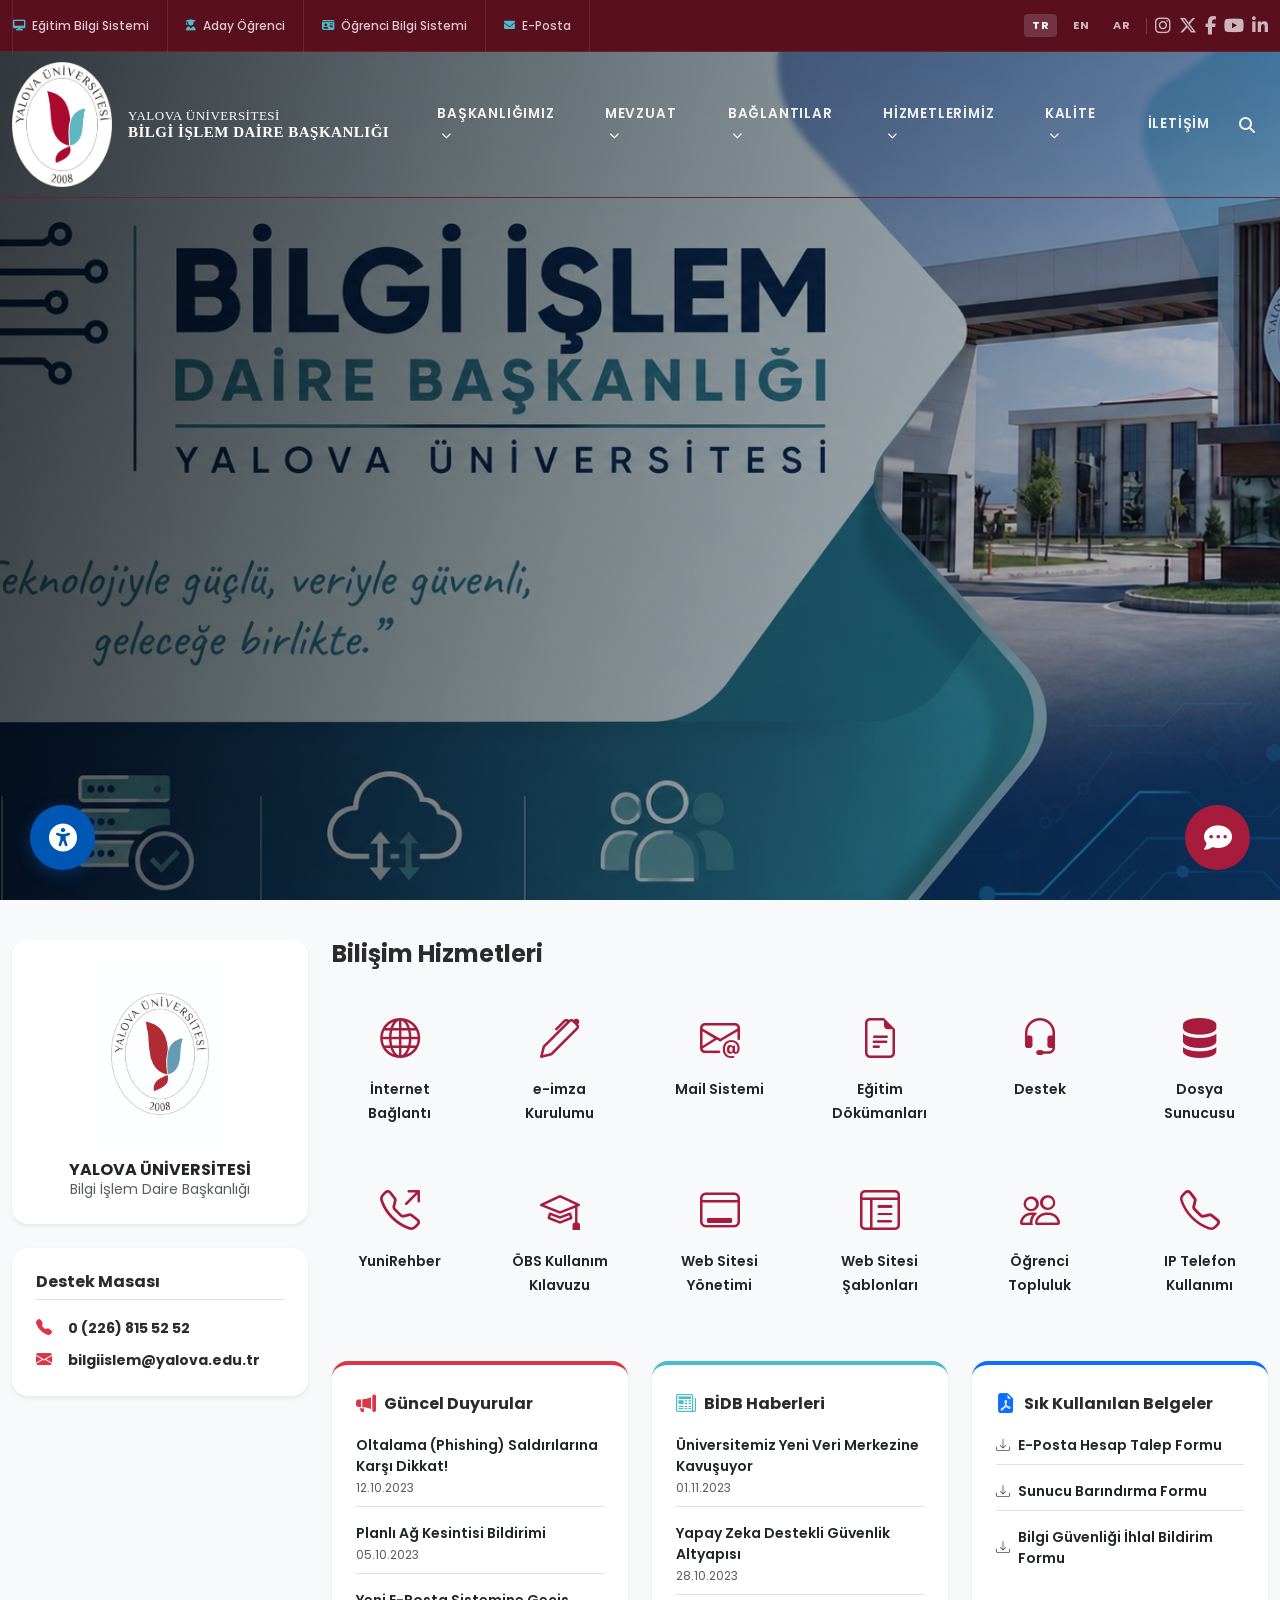
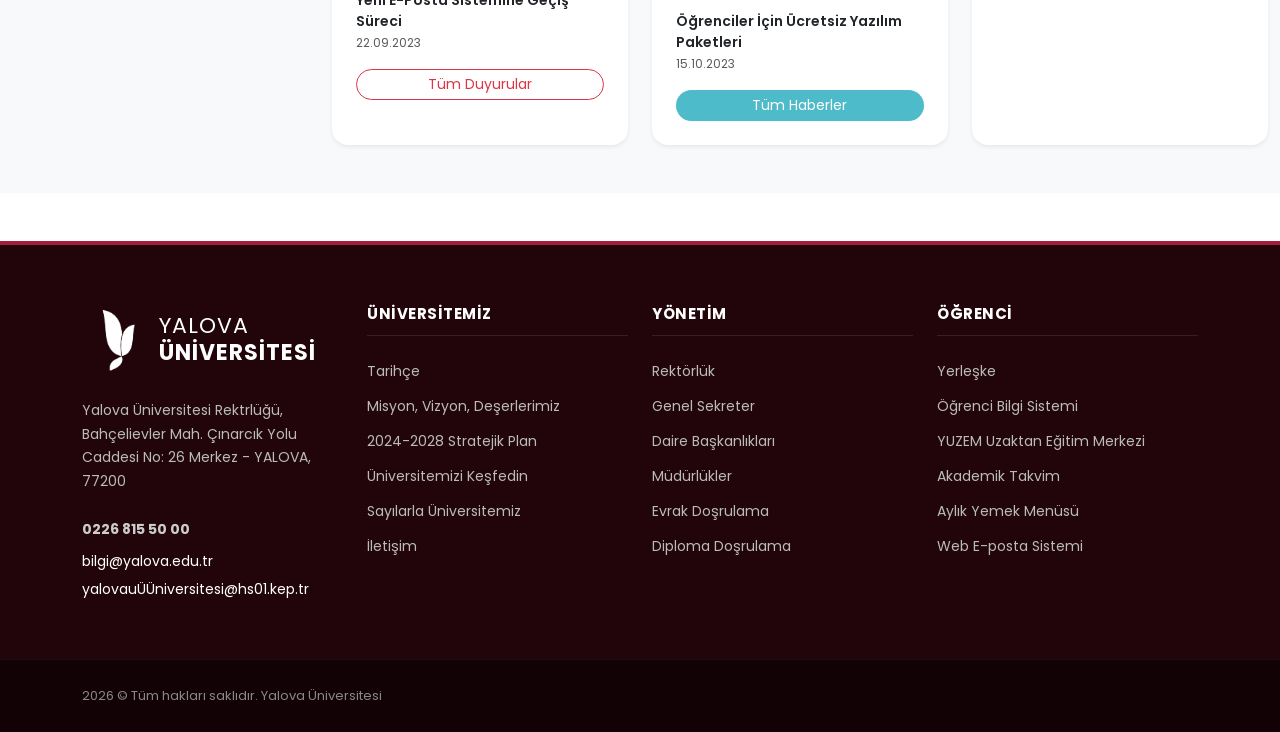
<file: bilgi-islem.html>
<!DOCTYPE html>
<html lang="tr">
<head>
    <meta charset="UTF-8">
    <meta name="viewport" content="width=device-width, initial-scale=1.0">
    <title>Yalova Üniversitesi | Bilgi İşlem Daire Başkanlığı</title>
    <meta name="description" content="Yalova Üniversitesi resmi web sitesi. Akademik programlar, araştırma merkezleri ve kampüs yaşamı hakkında bilgi edinin.">

    <!-- Google Fonts -->
    <link rel="preconnect" href="https://fonts.googleapis.com">
    <link rel="preconnect" href="https://fonts.gstatic.com" crossorigin>
    <link href="https://fonts.googleapis.com/css2?family=Poppins:wght@300;400;500;600;700;800&display=swap" rel="stylesheet">

    <!-- Bootstrap 5 CSS -->
    <link rel="stylesheet" href="https://cdn.jsdelivr.net/npm/bootstrap@5.3.3/dist/css/bootstrap.min.css">

    <!-- Font Awesome 6 -->
    <link href="https://cdnjs.cloudflare.com/ajax/libs/font-awesome/6.4.0/css/all.min.css" rel="stylesheet">
    <!-- Bootstrap Icons -->
    <link rel="stylesheet" href="https://cdn.jsdelivr.net/npm/bootstrap-icons@1.11.3/font/bootstrap-icons.min.css">
    <!-- Özel CSS -->
    <link rel="stylesheet" href="style.css?v=15">

    <style>
        /* Slider tam ekran (büyük) görünsün diye navbar şeffaf kalıyor */
        
        /* Navbar'ı bilgi işlem sayfasına özel biraz daha saydam (transparent) yapıyoruz */
        .navbar {
            background: transparent !important;
            backdrop-filter: blur(3px) !important;
            -webkit-backdrop-filter: blur(3px) !important;
            border-bottom: 1px solid rgba(255, 255, 255, 0.04) !important;
        }
        
        /* Navbar scroll olduğunda (aşağı inildiğinde) tekrar tamamen beyaz olmalı ki logoyla bütünleşsin */
        .navbar.scrolled {
            background: var(--yu-white) !important;
            backdrop-filter: none !important;
            -webkit-backdrop-filter: none !important;
            border-bottom-color: var(--yu-border) !important;
        }
        
        .navbar .navbar-brand {
            margin-right: 2rem;
        }
        
        /* Logoyu büyütüyoruz */
        .navbar .navbar-logo-img { 
            height: 125px !important;
            transition: all 0.3s ease;
        }
        
        /* Navbar şeffafken yazı beyaz, scroll olunca koyu renk */
        .navbar .navbar-logo-text { color: #fff !important; }

        /* Navbar scroll olup beyaz arka plan aldığında boyutu küçültüyoruz */
        .navbar.scrolled .navbar-logo-img { 
            height: 85px !important; 
        }
        .navbar.scrolled .navbar-logo-text { color: var(--yu-crimson-deep) !important; }
        
        /* Mobil menü ikon rengi (beyaz kalsın şeffaf navbarda) */
        .custom-toggler span { background-color: var(--yu-white) !important; }
        .navbar.scrolled .custom-toggler span { background-color: var(--yu-dark) !important; }
        
        /* Özel açılır menü (Dropdown) stili */
        @media (min-width: 1200px) {
            .navbar .nav-item.dropdown-custom { position: relative !important; }
            .navbar .nav-item.dropdown-custom .mega-menu {
                width: max-content !important;
                min-width: 220px !important;
                left: 0 !important;
                transform: translateY(10px) !important;
                padding: 15px !important;
            }
            .navbar .nav-item.dropdown-custom:hover .mega-menu {
                transform: translateY(0) !important;
            }
        }
    </style>
</head>
<body>

<!-- ============================================================
     ÜST BAR
     ============================================================ -->
<div class="topbar" id="topbar">
    <div class="container-xxl h-100">
        <div class="d-flex align-items-center justify-content-between h-100">

            <!-- Sol: Hızlı Linkler -->
            <div class="topbar-left d-none d-lg-flex align-items-center">
                <a href="#" class="topbar-ql"><i class="fas fa-desktop"></i> Eğitim Bilgi Sistemi</a>
                <a href="#" class="topbar-ql"><i class="fas fa-user-graduate"></i> Aday Öğrenci</a>
                <a href="#" class="topbar-ql"><i class="fas fa-id-card"></i> Öğrenci Bilgi Sistemi</a>
                <a href="#" class="topbar-ql"><i class="fas fa-envelope"></i> E-Posta</a>
            </div>

            <!-- Sağ: Dil + Sosyal -->
            <div class="topbar-right d-flex align-items-center gap-2 ms-auto">
                <a href="#" class="lang-btn active">TR</a>
                <a href="#" class="lang-btn">EN</a>
                <a href="#" class="lang-btn">AR</a>
                <div class="topbar-sep d-none d-md-block"></div>
                <div class="d-none d-md-flex align-items-center gap-2">
                    <a href="#" aria-label="Instagram" class="topbar-social"><i class="fab fa-instagram"></i></a>
                    <a href="#" aria-label="Twitter" class="topbar-social"><i class="fab fa-x-twitter"></i></a>
                    <a href="#" aria-label="Facebook" class="topbar-social"><i class="fab fa-facebook-f"></i></a>
                    <a href="#" aria-label="YouTube" class="topbar-social"><i class="fab fa-youtube"></i></a>
                    <a href="#" aria-label="LinkedIn" class="topbar-social"><i class="fab fa-linkedin-in"></i></a>
                </div>
            </div>
        </div>
    </div>
</div>

<!-- ============================================================
     NAVBAR (Bootstrap 5 tabanlı)
     ============================================================ -->
<nav class="navbar navbar-expand-xl" id="navbar">
    <div class="container-xxl">

        <!-- LOGO -->
        <a class="navbar-brand d-flex align-items-center gap-3" href="index.html" aria-label="Yalova Üniversitesi Anasayfa">
            <img src="images/Yalova-Universitesi-Logo.png"
                 alt="Bilgi İşlem Logo"
                 class="navbar-logo-img">
            <span class="navbar-logo-text" style="font-size: 13px; line-height: 1.2;">
                YALOVA ÜNİVERSİTESİ<br>
                <strong style="font-size: 15px;">BİLGİ İŞLEM DAİRE BAŞKANLIĞI</strong>
            </span>
        </a>

        <!-- Bootstrap Toggler (mobil) -->
        <button class="navbar-toggler custom-toggler ms-auto" type="button"
                data-bs-toggle="collapse" data-bs-target="#mainNavContent"
                aria-controls="mainNavContent" aria-expanded="false"
                aria-label="Menüyü Aç/Kapat">
            <span></span><span></span><span></span>
        </button>

        <!-- Collapse içeriği -->
        <div class="collapse navbar-collapse" id="mainNavContent">

            <!-- Menü Linkleri -->
            <ul class="navbar-nav mx-auto gap-1">

                <!-- BİLGİ İŞLEM ÖZEL LİNKLERİ -->
                
                <!-- BAŞKANLIĞIMIZ -->
                <li class="nav-item has-mega dropdown-custom">
                    <a class="nav-link" href="#" role="button">
                        BAŞKANLIĞIMIZ <i class="fas fa-chevron-down ms-1 caret"></i>
                    </a>
                    <div class="mega-menu">
                        <ul class="mega-list list-unstyled mb-0">
                            <li><a href="#">Hakkımızda</a></li>
                            <li><a href="#">Organizasyon Şeması</a></li>
                            <li><a href="#">Personelimiz</a></li>
                            <li><a href="#">Daire Başkanlarımız</a></li>
                        </ul>
                    </div>
                </li>

                <!-- MEVZUAT -->
                <li class="nav-item has-mega dropdown-custom">
                    <a class="nav-link" href="#" role="button">
                        MEVZUAT <i class="fas fa-chevron-down ms-1 caret"></i>
                    </a>
                    <div class="mega-menu">
                        <ul class="mega-list list-unstyled mb-0">
                            <li><a href="#">Kanunlar</a></li>
                            <li><a href="#">Yönetmelikler</a></li>
                            <li><a href="#">Yönergeler</a></li>
                            <li><a href="#">Usul ve Esaslar</a></li>
                        </ul>
                    </div>
                </li>

                <!-- BAĞLANTILAR -->
                <li class="nav-item has-mega dropdown-custom">
                    <a class="nav-link" href="#" role="button">
                        BAĞLANTILAR <i class="fas fa-chevron-down ms-1 caret"></i>
                    </a>
                    <div class="mega-menu">
                        <ul class="mega-list list-unstyled mb-0">
                            <li><a href="#">E-Devlet</a></li>
                            <li><a href="#">YÖK</a></li>
                            <li><a href="#">Üniversitemiz</a></li>
                            <li><a href="#">Öğrenci Bilgi Sistemi</a></li>
                            <li><a href="#">Eğitim Bilgi Sistemi</a></li>
                        </ul>
                    </div>
                </li>

                <!-- HİZMETLERİMİZ -->
                <li class="nav-item has-mega dropdown-custom">
                    <a class="nav-link" href="#" role="button">
                        HİZMETLERİMİZ <i class="fas fa-chevron-down ms-1 caret"></i>
                    </a>
                    <div class="mega-menu">
                        <ul class="mega-list list-unstyled mb-0">
                            <li><a href="#">E-Posta Hizmetleri</a></li>
                            <li><a href="#">Ağ ve İnternet Hizmetleri</a></li>
                            <li><a href="#">Yazılım Hizmetleri</a></li>
                            <li><a href="#">Donanım ve Teknik Destek</a></li>
                            <li><a href="#">Web Barındırma</a></li>
                        </ul>
                    </div>
                </li>

                <!-- KALİTE -->
                <li class="nav-item has-mega dropdown-custom">
                    <a class="nav-link" href="#" role="button">
                        KALİTE <i class="fas fa-chevron-down ms-1 caret"></i>
                    </a>
                    <div class="mega-menu">
                        <ul class="mega-list list-unstyled mb-0">
                            <li><a href="#">Kalite Politikamız</a></li>
                            <li><a href="#">Hedeflerimiz</a></li>
                            <li><a href="#">İç Değerlendirme Raporları</a></li>
                            <li><a href="#">Anketler</a></li>
                        </ul>
                    </div>
                </li>

                <!-- İLETİŞİM -->
                <li class="nav-item">
                    <a class="nav-link" href="iletisim.html">İLETİŞİM</a>
                </li>

            </ul>

            <!-- Arama Butonu -->
            <div class="navbar-tools d-flex align-items-center gap-2">
                <button class="search-btn" id="searchBtn" aria-label="Arama Yap">
                    <i class="fas fa-search"></i>
                </button>
            </div>

        </div><!-- /.collapse -->
    </div><!-- /.container-xxl -->

    <!-- Arama Paneli -->
    <div class="search-panel" id="searchPanel">
        <div class="container-xxl py-3">
            <div class="d-flex align-items-center gap-3">
                <form class="search-form flex-grow-1" action="#">
                    <input type="text" id="searchInput" placeholder="Üniversitede ara..." autocomplete="off">
                    <button type="submit"><i class="fas fa-search"></i> Ara</button>
                </form>
                <button class="search-close" id="searchClose" aria-label="Kapat">
                    <i class="fas fa-times"></i>
                </button>
            </div>
        </div>
    </div>
</nav>

<!-- ============================================================
     HERO SLIDER
     ============================================================ -->
<section class="hero-slider" id="heroSlider" aria-label="Ana Slayt" aria-roledescription="carousel">

    <!-- Slide 1 -->
    <div class="slide active" style="background-image:url('images/Bilgi-i%C5%9Flem-slideryeni.png')" aria-hidden="false">
        <div class="slide-overlay"></div>
        <div class="container-xxl h-100">
            <div class="slide-content">
            </div>
        </div>
    </div>

</section>

<style>
    .service-card { transition: all 0.3s ease; cursor: pointer; }
    .service-card:hover { transform: translateY(-5px); box-shadow: 0 15px 35px rgba(0,0,0,0.1) !important; border-color: var(--yu-crimson) !important; }
    .service-card:hover .icon-wrap { background: var(--yu-crimson) !important; color: white !important; }
    #bidb-sidebar .list-group-item:hover { background-color: #f8f9fa; color: var(--yu-crimson) !important; }
    #bidb-sidebar .list-group-item:hover i { color: var(--yu-crimson) !important; }
    #bidb-sidebar .list-group-item.active:hover { background-color: var(--yu-crimson-dark); color: white !important; }
    #bidb-sidebar .list-group-item.active:hover i { color: white !important; }
</style>

<!-- ============================================================
     PORTAL İÇERİK BÖLÜMÜ
     ============================================================ -->
<section class="content-section" style="background-color: #f8f9fa; padding-top: 40px; padding-bottom: 3rem;">
    <div class="container-xxl">
        <div class="row g-4">
            
            <!-- SOL MENÜ (SİDEBAR) -->
            <div class="col-lg-3">
                <div class="bg-white rounded-4 shadow-sm p-4 mb-4 text-center">
                    <img src="images/bilgi-islem-logo.png" alt="BİDB Logo" class="img-fluid mb-3" style="max-height: 180px;">
                    <h6 class="fw-bold text-dark mb-0">YALOVA ÜNİVERSİTESİ</h6>
                    <p class="small text-muted mb-0">Bilgi İşlem Daire Başkanlığı</p>
                </div>


                
                <!-- Hızlı İletişim -->
                <div class="bg-white rounded-4 shadow-sm p-4 mt-4">
                    <h6 class="fw-bold mb-3 border-bottom pb-2">Destek Masası</h6>
                    <div class="d-flex align-items-center gap-3 mb-2">
                        <i class="bi bi-telephone-fill text-danger"></i>
                        <span class="small fw-bold">0 (226) 815 52 52</span>
                    </div>
                    <div class="d-flex align-items-center gap-3">
                        <i class="bi bi-envelope-fill text-danger"></i>
                        <span class="small fw-bold">bilgiislem@yalova.edu.tr</span>
                    </div>
                </div>
            </div>

            <!-- SAĞ İÇERİK (PORTAL GRID) -->
            <div class="col-lg-9">
                <h4 class="fw-bold mb-4" style="color: var(--yu-dark);">Bilişim Hizmetleri</h4>
                
                <div class="row g-4 mb-5 text-center">
                    <!-- Servis 1 -->
                    <div class="col-lg-2 col-md-4 col-sm-6">
                        <a href="#" class="text-decoration-none text-dark service-card d-block p-3 rounded-4 h-100">
                            <div class="icon-wrap mx-auto mb-2" style="font-size: 40px; color: var(--yu-crimson);">
                                <i class="bi bi-globe"></i>
                            </div>
                            <span class="small fw-semibold">İnternet Bağlantı</span>
                        </a>
                    </div>
                    <!-- Servis 2 -->
                    <div class="col-lg-2 col-md-4 col-sm-6">
                        <a href="#" class="text-decoration-none text-dark service-card d-block p-3 rounded-4 h-100">
                            <div class="icon-wrap mx-auto mb-2" style="font-size: 40px; color: var(--yu-crimson);">
                                <i class="bi bi-pen"></i>
                            </div>
                            <span class="small fw-semibold">e-imza Kurulumu</span>
                        </a>
                    </div>
                    <!-- Servis 3 -->
                    <div class="col-lg-2 col-md-4 col-sm-6">
                        <a href="#" class="text-decoration-none text-dark service-card d-block p-3 rounded-4 h-100">
                            <div class="icon-wrap mx-auto mb-2" style="font-size: 40px; color: var(--yu-crimson);">
                                <i class="bi bi-envelope-at"></i>
                            </div>
                            <span class="small fw-semibold">Mail Sistemi</span>
                        </a>
                    </div>
                    <!-- Servis 4 -->
                    <div class="col-lg-2 col-md-4 col-sm-6">
                        <a href="#" class="text-decoration-none text-dark service-card d-block p-3 rounded-4 h-100">
                            <div class="icon-wrap mx-auto mb-2" style="font-size: 40px; color: var(--yu-crimson);">
                                <i class="bi bi-file-earmark-text"></i>
                            </div>
                            <span class="small fw-semibold">Eğitim Dökümanları</span>
                        </a>
                    </div>
                    <!-- Servis 5 -->
                    <div class="col-lg-2 col-md-4 col-sm-6">
                        <a href="#" class="text-decoration-none text-dark service-card d-block p-3 rounded-4 h-100">
                            <div class="icon-wrap mx-auto mb-2" style="font-size: 40px; color: var(--yu-crimson);">
                                <i class="bi bi-headset"></i>
                            </div>
                            <span class="small fw-semibold">Destek</span>
                        </a>
                    </div>
                    <!-- Servis 6 -->
                    <div class="col-lg-2 col-md-4 col-sm-6">
                        <a href="#" class="text-decoration-none text-dark service-card d-block p-3 rounded-4 h-100">
                            <div class="icon-wrap mx-auto mb-2" style="font-size: 40px; color: var(--yu-crimson);">
                                <i class="bi bi-server"></i>
                            </div>
                            <span class="small fw-semibold">Dosya Sunucusu</span>
                        </a>
                    </div>
                    
                    <!-- Servis 7 -->
                    <div class="col-lg-2 col-md-4 col-sm-6">
                        <a href="#" class="text-decoration-none text-dark service-card d-block p-3 rounded-4 h-100">
                            <div class="icon-wrap mx-auto mb-2" style="font-size: 40px; color: var(--yu-crimson);">
                                <i class="bi bi-telephone-outbound"></i>
                            </div>
                            <span class="small fw-semibold">YuniRehber</span>
                        </a>
                    </div>
                    <!-- Servis 8 -->
                    <div class="col-lg-2 col-md-4 col-sm-6">
                        <a href="#" class="text-decoration-none text-dark service-card d-block p-3 rounded-4 h-100">
                            <div class="icon-wrap mx-auto mb-2" style="font-size: 40px; color: var(--yu-crimson);">
                                <i class="bi bi-mortarboard"></i>
                            </div>
                            <span class="small fw-semibold">ÖBS Kullanım Kılavuzu</span>
                        </a>
                    </div>
                    <!-- Servis 9 -->
                    <div class="col-lg-2 col-md-4 col-sm-6">
                        <a href="#" class="text-decoration-none text-dark service-card d-block p-3 rounded-4 h-100">
                            <div class="icon-wrap mx-auto mb-2" style="font-size: 40px; color: var(--yu-crimson);">
                                <i class="bi bi-window-desktop"></i>
                            </div>
                            <span class="small fw-semibold">Web Sitesi Yönetimi</span>
                        </a>
                    </div>
                    <!-- Servis 10 -->
                    <div class="col-lg-2 col-md-4 col-sm-6">
                        <a href="#" class="text-decoration-none text-dark service-card d-block p-3 rounded-4 h-100">
                            <div class="icon-wrap mx-auto mb-2" style="font-size: 40px; color: var(--yu-crimson);">
                                <i class="bi bi-layout-text-window-reverse"></i>
                            </div>
                            <span class="small fw-semibold">Web Sitesi Şablonları</span>
                        </a>
                    </div>
                    <!-- Servis 11 -->
                    <div class="col-lg-2 col-md-4 col-sm-6">
                        <a href="#" class="text-decoration-none text-dark service-card d-block p-3 rounded-4 h-100">
                            <div class="icon-wrap mx-auto mb-2" style="font-size: 40px; color: var(--yu-crimson);">
                                <i class="bi bi-people"></i>
                            </div>
                            <span class="small fw-semibold">Öğrenci Topluluk</span>
                        </a>
                    </div>
                    <!-- Servis 12 -->
                    <div class="col-lg-2 col-md-4 col-sm-6">
                        <a href="#" class="text-decoration-none text-dark service-card d-block p-3 rounded-4 h-100">
                            <div class="icon-wrap mx-auto mb-2" style="font-size: 40px; color: var(--yu-crimson);">
                                <i class="bi bi-telephone"></i>
                            </div>
                            <span class="small fw-semibold">IP Telefon Kullanımı</span>
                        </a>
                    </div>
                </div>
                
                <!-- Alt Bilgi Paneli / Duyurular / Haberler -->
                <div class="row g-4">
                    <div class="col-lg-4 col-md-12">
                        <div class="bg-white rounded-4 shadow-sm p-4 h-100 border-top border-4 border-danger">
                            <div class="d-flex align-items-center gap-2 mb-3">
                                <i class="bi bi-megaphone-fill text-danger fs-5"></i>
                                <h6 class="fw-bold mb-0">Güncel Duyurular</h6>
                            </div>
                            <ul class="list-unstyled mb-0 small">
                                <li class="mb-3 pb-2 border-bottom">
                                    <a href="#" class="text-decoration-none text-dark fw-semibold d-block">Oltalama (Phishing) Saldırılarına Karşı Dikkat!</a>
                                    <span class="text-muted" style="font-size: 12px;">12.10.2023</span>
                                </li>
                                <li class="mb-3 pb-2 border-bottom">
                                    <a href="#" class="text-decoration-none text-dark fw-semibold d-block">Planlı Ağ Kesintisi Bildirimi</a>
                                    <span class="text-muted" style="font-size: 12px;">05.10.2023</span>
                                </li>
                                <li>
                                    <a href="#" class="text-decoration-none text-dark fw-semibold d-block">Yeni E-Posta Sistemine Geçiş Süreci</a>
                                    <span class="text-muted" style="font-size: 12px;">22.09.2023</span>
                                </li>
                            </ul>
                            <a href="#" class="btn btn-sm btn-outline-danger w-100 mt-3 rounded-pill">Tüm Duyurular</a>
                        </div>
                    </div>
                    
                    <div class="col-lg-4 col-md-12">
                        <div class="bg-white rounded-4 shadow-sm p-4 h-100 border-top border-4" style="border-color: var(--yu-teal) !important;">
                            <div class="d-flex align-items-center gap-2 mb-3">
                                <i class="bi bi-newspaper fs-5" style="color: var(--yu-teal);"></i>
                                <h6 class="fw-bold mb-0">BİDB Haberleri</h6>
                            </div>
                            <ul class="list-unstyled mb-0 small">
                                <li class="mb-3 pb-2 border-bottom">
                                    <a href="#" class="text-decoration-none text-dark fw-semibold d-block">Üniversitemiz Yeni Veri Merkezine Kavuşuyor</a>
                                    <span class="text-muted" style="font-size: 12px;">01.11.2023</span>
                                </li>
                                <li class="mb-3 pb-2 border-bottom">
                                    <a href="#" class="text-decoration-none text-dark fw-semibold d-block">Yapay Zeka Destekli Güvenlik Altyapısı</a>
                                    <span class="text-muted" style="font-size: 12px;">28.10.2023</span>
                                </li>
                                <li>
                                    <a href="#" class="text-decoration-none text-dark fw-semibold d-block">Öğrenciler İçin Ücretsiz Yazılım Paketleri</a>
                                    <span class="text-muted" style="font-size: 12px;">15.10.2023</span>
                                </li>
                            </ul>
                            <a href="#" class="btn btn-sm w-100 mt-3 rounded-pill text-white" style="background-color: var(--yu-teal);">Tüm Haberler</a>
                        </div>
                    </div>

                    <div class="col-lg-4 col-md-12">
                        <div class="bg-white rounded-4 shadow-sm p-4 h-100 border-top border-4 border-primary">
                            <div class="d-flex align-items-center gap-2 mb-3">
                                <i class="bi bi-file-earmark-pdf-fill text-primary fs-5"></i>
                                <h6 class="fw-bold mb-0">Sık Kullanılan Belgeler</h6>
                            </div>
                            <ul class="list-unstyled mb-0 small">
                                <li class="mb-3 pb-2 border-bottom">
                                    <a href="#" class="text-decoration-none text-dark fw-semibold d-flex align-items-center gap-2">
                                        <i class="bi bi-download text-muted"></i> E-Posta Hesap Talep Formu
                                    </a>
                                </li>
                                <li class="mb-3 pb-2 border-bottom">
                                    <a href="#" class="text-decoration-none text-dark fw-semibold d-flex align-items-center gap-2">
                                        <i class="bi bi-download text-muted"></i> Sunucu Barındırma Formu
                                    </a>
                                </li>
                                <li>
                                    <a href="#" class="text-decoration-none text-dark fw-semibold d-flex align-items-center gap-2">
                                        <i class="bi bi-download text-muted"></i> Bilgi Güvenliği İhlal Bildirim Formu
                                    </a>
                                </li>
                            </ul>
                        </div>
                    </div>
                </div>

            </div>
        </div>
    </div>
</section>

<!-- ============================================================
     FOOTER
     ============================================================ -->
<footer class="site-footer mt-5">
    <div class="container">
        <div class="row gy-5">
            <!-- Kolon 1: İletişim -->
            <div class="col-lg-3 col-md-6">
                <div class="d-flex align-items-center gap-3 mb-4">
                    <img src="yeni_logo_transparent.png" alt="Yalova Üniversitesi Logo" style="height: 70px; width: auto; filter: brightness(0) invert(1);">
                    <span style="color: #fff; font-family: 'Poppins', sans-serif; font-size: 22px; line-height: 1.2; letter-spacing: 1px;">
                        YALOVA<br><strong style="font-weight: 700;">ÜNİVERSİTESİ</strong>
                    </span>
                </div>
                <p>Yalova Üniversitesi Rektrlüğü,<br>
                Bahçelievler Mah. Çınarcık Yolu<br>
                Caddesi No: 26 Merkez - YALOVA,<br>
                77200</p>
                
                <p class="mt-4 mb-2"><a href="tel:02268155000" class="fw-bold" style="color: #ccc;">0226 815 50 00</a></p>
                <p class="mb-1"><a href="mailto:bilgi@yalova.edu.tr" class="text-white">bilgi@yalova.edu.tr</a></p>
                <p><a href="mailto:yalovauÜÜniversitesi@hs01.kep.tr" class="text-white">yalovauÜÜniversitesi@hs01.kep.tr</a></p>
            </div>
            
            <!-- Kolon 2: ÜNİVERSİTEMİZ -->
            <div class="col-lg-3 col-md-6">
                <h5 class="footer-heading">ÜNİVERSİTEMİZ</h5>
                <ul class="footer-links">
                    <li><a href="#">Tarihçe</a></li>
                    <li><a href="#">Misyon, Vizyon, Deşerlerimiz</a></li>
                    <li><a href="#">2024-2028 Stratejik Plan</a></li>
                    <li><a href="#">Üniversitemizi Keşfedin</a></li>
                    <li><a href="#">Sayılarla Üniversitemiz</a></li>
                    <li><a href="#">İletişim</a></li>
                </ul>
            </div>
            
            <!-- Kolon 3: Ynetim -->
            <div class="col-lg-3 col-md-6">
                <h5 class="footer-heading">YÖNETİM</h5>
                <ul class="footer-links">
                    <li><a href="#">Rektörlük</a></li>
                    <li><a href="#">Genel Sekreter</a></li>
                    <li><a href="#">Daire Başkanlıkları</a></li>
                    <li><a href="#">Müdürlükler</a></li>
                    <li><a href="#">Evrak Doşrulama</a></li>
                    <li><a href="#">Diploma Doşrulama</a></li>
                </ul>
            </div>
            
            <!-- Kolon 4: Öğrenci -->
            <div class="col-lg-3 col-md-6">
                <h5 class="footer-heading">ÖĞRENCİ</h5>
                <ul class="footer-links">
                    <li><a href="#">Yerleşke</a></li>
                    <li><a href="#">Öğrenci Bilgi Sistemi</a></li>
                    <li><a href="#">YUZEM Uzaktan Eğitim Merkezi</a></li>
                    <li><a href="#">Akademik Takvim</a></li>
                    <li><a href="#">Aylık Yemek Menüsü</a></li>
                    <li><a href="#">Web E-posta Sistemi</a></li>
                </ul>
            </div>
        </div>
    </div>
    
    <!-- Footer Alt Kısım (Copyright) -->
    <div class="footer-bottom">
        <div class="container">
            <div class="row">
                <div class="col-12">
                    <p class="mb-0">2026 &copy; Tüm hakları saklıdır. Yalova Üniversitesi</p>
                </div>
            </div>












        </div>
    </div>
</footer>

<!-- ============================================================
     CHAT BOT (AKILLI ASİSTAN)
     ============================================================ -->

<!-- ============================================================
     ERİŞİLEBİLİRLİK MENÜSÜ
     ============================================================ -->
<div class="a11y-container">
    <button class="a11y-btn" id="a11yBtn" aria-label="Erişilebilirlik Menüsü">
        <i class="fas fa-universal-access"></i>
    </button>
    <div class="a11y-window" id="a11yWindow">
        <div class="a11y-header">
            <h5 class="mb-0 text-white" style="font-size: 16px; font-weight: 600;"><i class="fas fa-wheelchair me-2"></i> Erişilebilirlik</h5>
            <button class="a11y-close" id="a11yClose" aria-label="Kapat">
                <i class="fas fa-times"></i>
            </button>
        </div>
        <div class="a11y-body">
            <button class="a11y-option" id="a11y-text-inc">
                <i class="fas fa-search-plus"></i> Metni Büyüt
            </button>
            <button class="a11y-option" id="a11y-contrast">
                <i class="fas fa-adjust"></i> Yüksek Karşıtlık
            </button>
            <button class="a11y-option" id="a11y-grayscale">
                <i class="fas fa-tint-slash"></i> Siyah Beyaz (Gri)
            </button>
            <button class="a11y-option" id="a11y-links">
                <i class="fas fa-link"></i> Linkleri Vurgula
            </button>
            <button class="a11y-option a11y-reset" id="a11y-reset">
                <i class="fas fa-redo"></i> Ayarları Sıfırla
            </button>
        </div>
    </div>
</div>

<div class="chatbot-container">
    <button class="chatbot-btn" id="chatbotBtn" aria-label="Asistanı Aç">
        <i class="fas fa-comment-dots"></i>
    </button>
    <div class="chatbot-window" id="chatbotWindow">
        <div class="chatbot-header">
            <div class="d-flex align-items-center gap-2">
                <div class="chatbot-avatar">
                    <i class="fas fa-robot"></i>
                </div>
                <div>
                    <h5 class="mb-0 text-white" style="font-size: 16px; font-weight: 600;">YÜ Asistan</h5>
                    <small class="text-white-50" style="font-size: 12px;">Çevrimiçi</small>
                </div>
            </div>
            <button class="chatbot-close" id="chatbotClose" aria-label="Kapat">
                <i class="fas fa-times"></i>
            </button>
        </div>
        <div class="chatbot-body" id="chatbotBody">
            <div class="chat-message bot-message">
                Merhaba! Ben Yalova Üniversitesi Akıllı Asistanı. Size nasıl yardımcı olabilirim?
            </div>
            <div class="chat-options mt-2">
                <button class="chat-option-btn">Akademik Takvim</button>
                <button class="chat-option-btn">Yemek Menüsü</button>
                <button class="chat-option-btn">Öğrenci İşleri İletişim</button>
            </div>
        </div>
        <div class="chatbot-footer">
            <input type="text" class="chatbot-input" id="chatbotInput" placeholder="Mesajınızı yazın..." autocomplete="off">
            <button class="chatbot-send" id="chatbotSend" aria-label="Gönder">
                <i class="fas fa-paper-plane"></i>
            </button>
        </div>
    </div>
</div>

<!-- ============================================================
     DUYURU POPUP (MODAL)
     ============================================================ -->
<div class="modal fade" id="announcementModal" tabindex="-1" aria-labelledby="announcementModalLabel" aria-hidden="true" data-i18n-ignore>
    <div class="modal-dialog modal-dialog-centered">
        <div class="modal-content custom-popup">
            <div class="modal-header border-0 pb-0">
                <button type="button" class="btn-close" data-bs-dismiss="modal" aria-label="Kapat"></button>
            </div>
            <div class="modal-body text-center pt-0 px-4 pb-4">
                <div class="popup-icon-wrap mb-3">
                    <i class="fas fa-bullhorn"></i>
                </div>
                <h4 class="fw-bold mb-3" style="color: var(--yu-crimson);">Önemli Duyuru</h4>
                <p class="text-muted mb-4">2026-2027 Eğitim Öğretim Yılı Bahar Yarıyılı ders kayıtları başlamıştır. Tüm öğrencilerimize başarılar dileriz.</p>
                <button type="button" class="btn btn-primary px-4 py-2 rounded-pill popup-btn" data-bs-dismiss="modal">İncele</button>
            </div>
        </div>
    </div>
</div>

<!-- Bootstrap 5 JS -->
<script src="https://cdn.jsdelivr.net/npm/bootstrap@5.3.3/dist/js/bootstrap.bundle.min.js"></script>

<!-- Özel JS -->
<script src="js/core.js?v=1"></script>
<script src="js/slider.js?v=1"></script>
<script src="js/chatbot.js?v=1"></script>
<script src="js/accessibility.js?v=1"></script>
<script src="lang.js?v=1"></script>
</body>
</html>
</file>
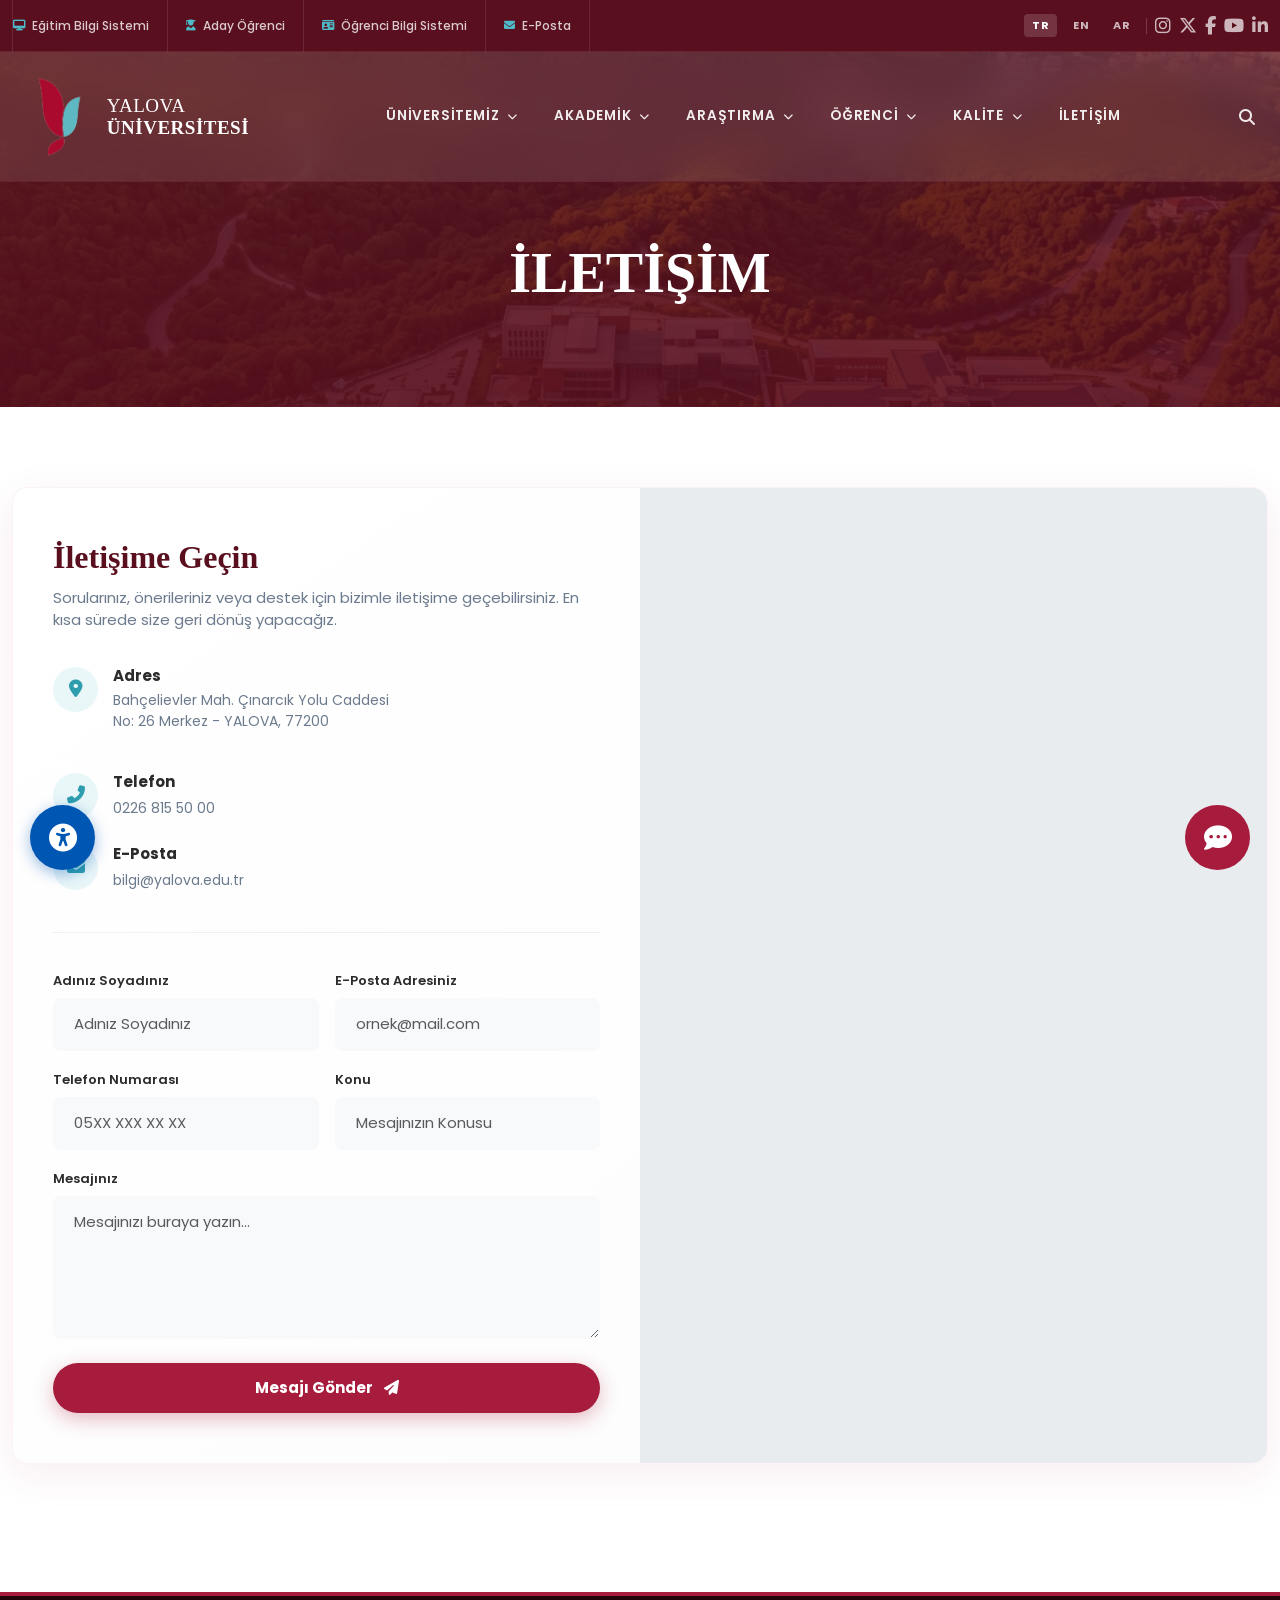
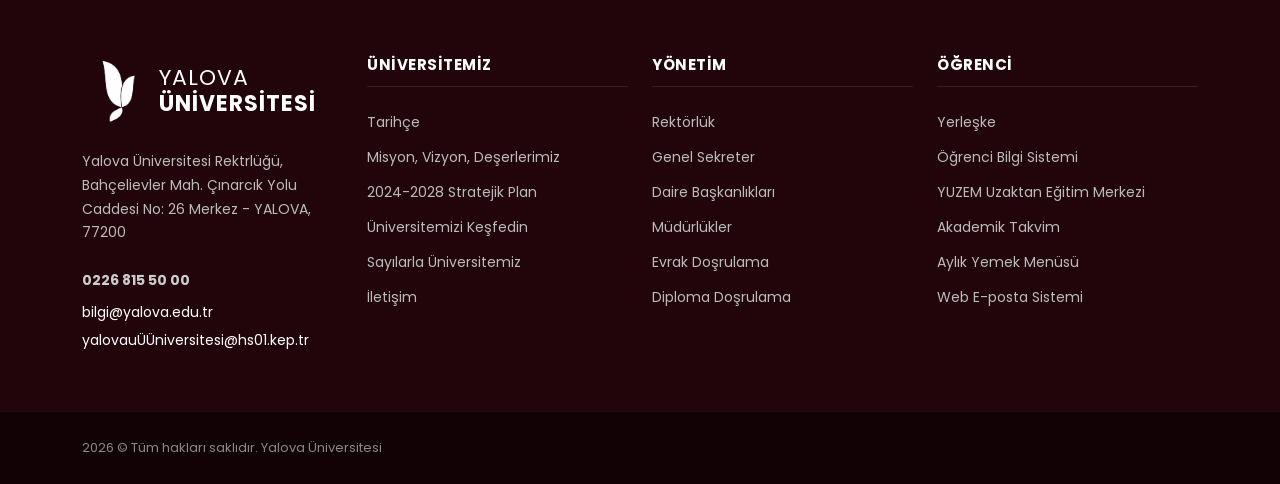
<file: iletisim.html>
<!DOCTYPE html>
<html lang="tr">
<head>
    <meta charset="UTF-8">
    <meta name="viewport" content="width=device-width, initial-scale=1.0">
    <title>İletişim | Yalova Üniversitesi</title>
    <meta name="description" content="Yalova Üniversitesi resmi web sitesi. Akademik programlar, araştırma merkezleri ve kampüs yaşamı hakkında bilgi edinin.">

    <!-- Google Fonts -->
    <link rel="preconnect" href="https://fonts.googleapis.com">
    <link rel="preconnect" href="https://fonts.gstatic.com" crossorigin>
    <link href="https://fonts.googleapis.com/css2?family=Poppins:wght@300;400;500;600;700;800&display=swap" rel="stylesheet">

    <!-- Bootstrap 5 CSS -->
    <link rel="stylesheet" href="https://cdn.jsdelivr.net/npm/bootstrap@5.3.3/dist/css/bootstrap.min.css">

    <!-- Font Awesome 6 -->
    <link href="https://cdnjs.cloudflare.com/ajax/libs/font-awesome/6.4.0/css/all.min.css" rel="stylesheet">
    <!-- Özel CSS -->
    <link rel="stylesheet" href="style.css?v=15">
</head>
<body>

<!-- ============================================================
     ÜST BAR
     ============================================================ -->
<div class="topbar" id="topbar">
    <div class="container-xxl h-100">
        <div class="d-flex align-items-center justify-content-between h-100">

            <!-- Sol: Hızlı Linkler -->
            <div class="topbar-left d-none d-lg-flex align-items-center">
                <a href="#" class="topbar-ql"><i class="fas fa-desktop"></i> Eğitim Bilgi Sistemi</a>
                <a href="#" class="topbar-ql"><i class="fas fa-user-graduate"></i> Aday Öğrenci</a>
                <a href="#" class="topbar-ql"><i class="fas fa-id-card"></i> Öğrenci Bilgi Sistemi</a>
                <a href="#" class="topbar-ql"><i class="fas fa-envelope"></i> E-Posta</a>
            </div>

            <!-- Sağ: Dil + Sosyal -->
            <div class="topbar-right d-flex align-items-center gap-2 ms-auto">
                <a href="#" class="lang-btn active">TR</a>
                <a href="#" class="lang-btn">EN</a>
                <a href="#" class="lang-btn">AR</a>
                <div class="topbar-sep d-none d-md-block"></div>
                <div class="d-none d-md-flex align-items-center gap-2">
                    <a href="#" aria-label="Instagram" class="topbar-social"><i class="fab fa-instagram"></i></a>
                    <a href="#" aria-label="Twitter" class="topbar-social"><i class="fab fa-x-twitter"></i></a>
                    <a href="#" aria-label="Facebook" class="topbar-social"><i class="fab fa-facebook-f"></i></a>
                    <a href="#" aria-label="YouTube" class="topbar-social"><i class="fab fa-youtube"></i></a>
                    <a href="#" aria-label="LinkedIn" class="topbar-social"><i class="fab fa-linkedin-in"></i></a>
                </div>
            </div>
        </div>
    </div>
</div>

<!-- ============================================================
     NAVBAR (Bootstrap 5 tabanlı)
     ============================================================ -->
<nav class="navbar navbar-expand-xl" id="navbar">
    <div class="container-xxl">

        <!-- LOGO -->
        <a class="navbar-brand d-flex align-items-center gap-3" href="index.html" aria-label="Yalova Üniversitesi Anasayfa">
            <img src="yeni_logo_transparent.png"
                 alt="Yalova Üniversitesi Logo"
                 class="navbar-logo-img">
            <span class="navbar-logo-text">YALOVA<br><strong>ÜNİVERSİTESİ</strong></span>
        </a>

        <!-- Bootstrap Toggler (mobil) -->
        <button class="navbar-toggler custom-toggler ms-auto" type="button"
                data-bs-toggle="collapse" data-bs-target="#mainNavContent"
                aria-controls="mainNavContent" aria-expanded="false"
                aria-label="Menüyü Aç/Kapat">
            <span></span><span></span><span></span>
        </button>

        <!-- Collapse içeriği -->
        <div class="collapse navbar-collapse" id="mainNavContent">

            <!-- Menü Linkleri -->
            <ul class="navbar-nav mx-auto gap-1">

                <!-- ÜNİVERSİTEMİZ -->
                <li class="nav-item has-mega">
                    <a class="nav-link" href="#" role="button">
                        ÜNİVERSİTEMİZ <i class="fas fa-chevron-down ms-1 caret"></i>
                    </a>
                    <div class="mega-menu">
                        <div class="row g-0">
                            <div class="col mega-col">
                                <h6 class="mega-heading">Kurumsal</h6>
                                <ul class="mega-list">
                                    <li><a href="#">Tarihçe</a></li>
                                    <li><a href="#">Misyon &amp; Vizyon</a></li>
                                    <li><a href="#">Organizasyon Şeması</a></li>
                                    <li><a href="#">2024-2028 Stratejik Planı</a></li>
                                    <li><a href="#">Sayılarla Üniversitemiz</a></li>
                                    <li><a href="#">İş Birliklerimiz</a></li>
                                    <li><a href="#">E-Bülten</a></li>
                                </ul>
                            </div>
                            <div class="col mega-col">
                                <h6 class="mega-heading">Yönetim</h6>
                                <ul class="mega-list">
                                    <li><a href="#">Rektör</a></li>
                                    <li><a href="#">Rektör Yardımcıları</a></li>
                                    <li><a href="#">Rektör Danışmanları</a></li>
                                    <li><a href="#">Üniversite Senatosu</a></li>
                                    <li><a href="#">Yönetim Kurulu</a></li>
                                    <li><a href="#">Genel Sekreterlik</a></li>
                                </ul>
                            </div>
                            <div class="col mega-col">
                                <h6 class="mega-heading">Tanıtım</h6>
                                <ul class="mega-list">
                                    <li><a href="#">Üniversitemizi Keşfedin</a></li>
                                    <li><a href="#">Tanıtım Filmi</a></li>
                                    <li><a href="#">Yerleşke Haritası</a></li>
                                    <li><a href="#">Kurumsal Kimlik</a></li>
                                    <li><a href="#">Canlı Yayın</a></li>
                                    <li><a href="#">Sosyal Medya</a></li>
                                </ul>
                            </div>
                            <div class="col mega-col">
                                <h6 class="mega-heading">İdari Birimler</h6>
                                <ul class="mega-list">
                                    <li class="has-submenu">
                                        <a href="#">Daire Başkanlıkları <i class="fas fa-chevron-right float-end mt-1" style="font-size: 10px; color: #ccc;"></i></a>
                                        <ul class="submenu">
                                            <li><a href="#">Bilgi İşlem</a></li>
                                            <li><a href="#">Öğrenci İşleri</a></li>
                                            <li><a href="#">İdari ve Mali İşler</a></li>
                                            <li><a href="#">Personel</a></li>
                                            <li><a href="#">Kütüphane ve Dokümantasyon</a></li>
                                            <li><a href="#">Sağlık, Kültür ve Spor</a></li>
                                            <li><a href="#">Strateji Geliştirme</a></li>
                                            <li><a href="#">Yapı İşleri ve Teknik</a></li>
                                        </ul>
                                    </li>
                                    <li><a href="#">İç Denetim Birimi</a></li>
                                    <li><a href="#">Hukuk Müşavirliği</a></li>
                                    <li><a href="#">Kurumsal İletişim</a></li>
                                    <li><a href="#">Özel Kalem Müdürlüğü</a></li>
                                </ul>
                            </div>
                        </div>
                    </div>
                </li>

                <!-- AKADEMİK -->
                <li class="nav-item has-mega">
                    <a class="nav-link" href="#" role="button">
                        AKADEMİK <i class="fas fa-chevron-down ms-1 caret"></i>
                    </a>
                    <div class="mega-menu">
                        <div class="row g-0">
                            <div class="col mega-col">
                                <h6 class="mega-heading">Fakülteler</h6>
                                <ul class="mega-list">
                                    <li><a href="#">Hukuk Fakültesi</a></li>
                                    <li><a href="#">İktisadi ve İdari Bilimler</a></li>
                                    <li><a href="#">İnsan ve Toplum Bilimleri</a></li>
                                    <li><a href="#">İlahiyat Fakültesi</a></li>
                                    <li><a href="#">Mühendislik Fakültesi</a></li>
                                    <li><a href="#">Sağlık Bilimleri</a></li>
                                    <li><a href="#">Sanat ve Tasarım</a></li>
                                    <li><a href="#">Spor Bilimleri</a></li>
                                    <li><a href="#">Tıp Fakültesi</a></li>
                                </ul>
                            </div>
                            <div class="col mega-col">
                                <h6 class="mega-heading">Enstitüler &amp; YO</h6>
                                <ul class="mega-list">
                                    <li><a href="#">Lisansüstü Eğitim Enstitüsü</a></li>
                                    <li><a href="#">Yabancı Diller Yüksekokulu</a></li>
                                </ul>
                                <h6 class="mega-heading mt-3">Meslek Yüksekokulları</h6>
                                <ul class="mega-list">
                                    <li><a href="#">Altınova Meslek YO</a></li>
                                    <li><a href="#">Armutlu Meslek YO</a></li>
                                    <li><a href="#">Çınarcık Meslek YO</a></li>
                                    <li><a href="#">Termal Sağlık MYO</a></li>
                                    <li><a href="#">Yalova Meslek YO</a></li>
                                </ul>
                            </div>
                            <div class="col mega-col">
                                <h6 class="mega-heading">Rektörlüğe Bağlı</h6>
                                <ul class="mega-list">
                                    <li><a href="#">Ar-Ge Koordinatörlüğü</a></li>
                                    <li><a href="#">Bilimsel Araştırma Projeleri</a></li>
                                    <li><a href="#">Büyük Veri Koordinatörlüğü</a></li>
                                    <li><a href="#">Dış İlişkiler (YUDİK)</a></li>
                                    <li><a href="#">Kariyer Merkezi</a></li>
                                    <li><a href="#">Kalite Koordinatörlüğü</a></li>
                                    <li><a href="#">Pedagojik Formasyon</a></li>
                                    <li><a href="#">Sürdürülebilirlik</a></li>
                                    <li><a href="#">Toplumsal Katkı</a></li>
                                </ul>
                            </div>
                        </div>
                    </div>
                </li>

                <!-- ARAŞTIRMA -->
                <li class="nav-item has-mega">
                    <a class="nav-link" href="#" role="button">
                        ARAŞTIRMA <i class="fas fa-chevron-down ms-1 caret"></i>
                    </a>
                    <div class="mega-menu">
                        <div class="row g-0">
                            <div class="col mega-col">
                                <h6 class="mega-heading">Araştırma Merkezleri</h6>
                                <ul class="mega-list">
                                    <li><a href="#">Acil Durum ve Afet (YÜAFMER)</a></li>
                                    <li><a href="#">Engelli Çalışmaları (EUAM)</a></li>
                                    <li><a href="#">Fizyoterapi ve Rehabilitasyon</a></li>
                                    <li><a href="#">Girişimcilik (YÜGİM)</a></li>
                                    <li><a href="#">İslami Çalışmalar (İCAM)</a></li>
                                    <li><a href="#">Kadın ve Aile (YÜKAM)</a></li>
                                    <li><a href="#">Merkezi Araştırma Lab. (YÜMERLAB)</a></li>
                                </ul>
                            </div>
                            <div class="col mega-col">
                                <h6 class="mega-heading">Diğer Merkezler</h6>
                                <ul class="mega-list">
                                    <li><a href="#">Siber Güvenlik Merkezi</a></li>
                                    <li><a href="#">Sürekli Eğitim (YÜSEM)</a></li>
                                    <li><a href="#">Teknoloji Transfer Ofisi</a></li>
                                    <li><a href="#">Türk Dünyası Çalışmaları</a></li>
                                    <li><a href="#">Türkçe Öğretimi (YTÖMER)</a></li>
                                    <li><a href="#">Uluslararası Öğrenci (İSO)</a></li>
                                    <li><a href="#">Uzaktan Eğitim (YÜZEM)</a></li>
                                </ul>
                            </div>
                            <div class="col mega-col">
                                <h6 class="mega-heading">Projeler &amp; Destekler</h6>
                                <ul class="mega-list">
                                    <li><a href="#">TÜBİTAK Projeleri</a></li>
                                    <li><a href="#">AB Projeleri</a></li>
                                    <li><a href="#">BAP Projeleri</a></li>
                                    <li><a href="#">Dış Kaynaklı Projeler</a></li>
                                    <li><a href="#">Erasmus+ Programı</a></li>
                                    <li><a href="#">Mevlana Programı</a></li>
                                </ul>
                            </div>
                        </div>
                    </div>
                </li>

                <!-- ÖĞRENCİ -->
                <li class="nav-item has-mega">
                    <a class="nav-link" href="#" role="button">
                        ÖĞRENCİ <i class="fas fa-chevron-down ms-1 caret"></i>
                    </a>
                    <div class="mega-menu">
                        <div class="row g-0">
                            <div class="col mega-col">
                                <h6 class="mega-heading">Öğrenci Hizmetleri</h6>
                                <ul class="mega-list">
                                    <li><a href="#">Aday Öğrenciler</a></li>
                                    <li><a href="#">Öğrenci Bilgi Sistemi</a></li>
                                    <li><a href="#">Akademik Takvim</a></li>
                                    <li><a href="#">Aylık Yemek Menüsü</a></li>
                                    <li><a href="#">Diploma Sorgulama</a></li>
                                    <li><a href="#">Mezun Portalı</a></li>
                                    <li><a href="#">Telefon Rehberi</a></li>
                                </ul>
                            </div>
                            <div class="col mega-col">
                                <h6 class="mega-heading">Kampüs Yaşamı</h6>
                                <ul class="mega-list">
                                    <li><a href="#">Yalova'da Yaşam</a></li>
                                    <li><a href="#">Yerleşkede Hayat</a></li>
                                    <li><a href="#">Uzaktan Eğitim (YÜZEM)</a></li>
                                    <li><a href="#">Öğrenci Oryantasyonu</a></li>
                                    <li><a href="#">Sağlık, Kültür ve Spor</a></li>
                                    <li><a href="#">Engelsiz Üniversite</a></li>
                                    <li><a href="#">Ziyaret Talep Formu</a></li>
                                </ul>
                            </div>
                        </div>
                    </div>
                </li>

                <!-- KALİTE -->
                <li class="nav-item has-mega">
                    <a class="nav-link" href="#" role="button">
                        KALİTE <i class="fas fa-chevron-down ms-1 caret"></i>
                    </a>
                    <div class="mega-menu">
                        <div class="row g-0">
                            <div class="col mega-col">
                                <h6 class="mega-heading">Kalite Sistemi</h6>
                                <ul class="mega-list">
                                    <li><a href="#">BKYS Girişi</a></li>
                                    <li><a href="#">BKYS Eğitim Videosu</a></li>
                                    <li><a href="#">BKYS Dokümantasyon</a></li>
                                    <li><a href="#">Danışma Kurulu</a></li>
                                </ul>
                            </div>
                            <div class="col mega-col">
                                <h6 class="mega-heading">Kalite Faaliyetleri</h6>
                                <ul class="mega-list">
                                    <li><a href="#">Akran Değerlendirme</a></li>
                                    <li><a href="#">Dijital Dönüşüm Çalışmaları</a></li>
                                    <li><a href="#">Kalite Öğrenci Faaliyetleri</a></li>
                                    <li><a href="#">Akreditasyon Toplantıları</a></li>
                                    <li><a href="#">Oryantasyon Çalışmaları</a></li>
                                </ul>
                            </div>
                        </div>
                    </div>
                </li>

                <!-- İLETİŞİM -->
                <li class="nav-item">
                    <a class="nav-link" href="iletisim.html">İLETİŞİM</a>
                </li>

            </ul>

            <!-- Arama Butonu -->
            <div class="navbar-tools d-flex align-items-center gap-2">
                <button class="search-btn" id="searchBtn" aria-label="Arama Yap">
                    <i class="fas fa-search"></i>
                </button>
            </div>

        </div><!-- /.collapse -->
    </div><!-- /.container-xxl -->

    <!-- Arama Paneli -->
    <div class="search-panel" id="searchPanel">
        <div class="container-xxl py-3">
            <div class="d-flex align-items-center gap-3">
                <form class="search-form flex-grow-1" action="#">
                    <input type="text" id="searchInput" placeholder="Üniversitede ara..." autocomplete="off">
                    <button type="submit"><i class="fas fa-search"></i> Ara</button>
                </form>
                <button class="search-close" id="searchClose" aria-label="Kapat">
                    <i class="fas fa-times"></i>
                </button>
            </div>
        </div>
    </div>
</nav>

<!-- ============================================================
     PAGE HEADER
     ============================================================ -->
<div class="page-header position-relative" style="background: linear-gradient(rgba(90, 15, 30, 0.8), rgba(90, 15, 30, 0.9)), url('images/slider1.png') center/cover; padding: 240px 0 100px; margin-top: 0;">
    <div class="container-xxl position-relative z-1">
        <div class="row">
            <div class="col-12 text-center text-white">
                <h1 class="display-4 fw-bold mb-0" style="font-family: 'Playfair Display', Georgia, serif;">İLETİŞİM</h1>
            </div>
        </div>
    </div>
</div>

<!-- ============================================================
     İLETİŞİM BÖLÜMÜ
     ============================================================ -->
<section id="iletisim" class="contact-section">
    <div class="container-xxl">
        <div class="contact-card">
            <div class="row g-0 w-100">
                <!-- Sol Kolon: İletişim Bilgileri ve Form -->
                <div class="col-lg-6 contact-info-wrap">
                    <div class="contact-header">
                        <h2>İletişime Geçin</h2>
                        <p>Sorularınız, önerileriniz veya destek için bizimle iletişime geçebilirsiniz. En kısa sürede size geri dönüş yapacağız.</p>
                    </div>

                    <div class="contact-info-list">
                        <div class="contact-info-item">
                            <div class="contact-icon"><i class="fas fa-map-marker-alt"></i></div>
                            <div class="contact-text">
                                <h4>Adres</h4>
                                <p>Bahçelievler Mah. Çınarcık Yolu Caddesi<br>No: 26 Merkez - YALOVA, 77200</p>
                            </div>
                        </div>
                        <div class="contact-info-item">
                            <div class="contact-icon"><i class="fas fa-phone-alt"></i></div>
                            <div class="contact-text">
                                <h4>Telefon</h4>
                                <a href="tel:02268155000">0226 815 50 00</a>
                            </div>
                        </div>
                        <div class="contact-info-item">
                            <div class="contact-icon"><i class="fas fa-envelope"></i></div>
                            <div class="contact-text">
                                <h4>E-Posta</h4>
                                <a href="mailto:bilgi@yalova.edu.tr">bilgi@yalova.edu.tr</a>
                            </div>
                        </div>
                    </div>

                    <div class="contact-form-wrap">
                        <form class="contact-form" action="#" method="POST" onsubmit="event.preventDefault(); alert('Mesajınız başarıyla gönderildi!');">
                            <div class="row g-3">
                                <div class="col-md-6">
                                    <label for="c_name">Adınız Soyadınız</label>
                                    <input type="text" class="form-control" id="c_name" placeholder="Adınız Soyadınız" required>
                                </div>
                                <div class="col-md-6">
                                    <label for="c_email">E-Posta Adresiniz</label>
                                    <input type="email" class="form-control" id="c_email" placeholder="ornek@mail.com" required>
                                </div>
                                <div class="col-md-6">
                                    <label for="c_phone">Telefon Numarası</label>
                                    <input type="tel" class="form-control" id="c_phone" placeholder="05XX XXX XX XX" required>
                                </div>
                                <div class="col-md-6">
                                    <label for="c_subject">Konu</label>
                                    <input type="text" class="form-control" id="c_subject" placeholder="Mesajınızın Konusu" required>
                                </div>
                                <div class="col-12">
                                    <label for="c_message">Mesajınız</label>
                                    <textarea class="form-control" id="c_message" rows="5" placeholder="Mesajınızı buraya yazın..." required></textarea>
                                </div>
                                <div class="col-12 mt-4">
                                    <button type="submit" class="contact-submit-btn">
                                        Mesajı Gönder <i class="fas fa-paper-plane ms-2"></i>
                                    </button>
                                </div>
                            </div>
                        </form>
                    </div>
                </div>

                <!-- Sağ Kolon: Harita -->
                <div class="col-lg-6 contact-map-wrap">
                    <iframe src="https://maps.google.com/maps?q=Yalova+%C3%9Cniversitesi+Merkez+Yerle%C5%9Fkesi&t=&z=14&ie=UTF8&iwloc=&output=embed" 
                            allowfullscreen="" loading="lazy" referrerpolicy="no-referrer-when-downgrade"></iframe>
                </div>
            </div>
        </div>
    </div>
</section>

<!-- ============================================================
     FOOTER
     ============================================================ -->
<footer class="site-footer mt-5">
    <div class="container">
        <div class="row gy-5">
            <!-- Kolon 1: İletişim -->
            <div class="col-lg-3 col-md-6">
                <div class="d-flex align-items-center gap-3 mb-4">
                    <img src="yeni_logo_transparent.png" alt="Yalova Üniversitesi Logo" style="height: 70px; width: auto; filter: brightness(0) invert(1);">
                    <span style="color: #fff; font-family: 'Poppins', sans-serif; font-size: 22px; line-height: 1.2; letter-spacing: 1px;">
                        YALOVA<br><strong style="font-weight: 700;">ÜNİVERSİTESİ</strong>
                    </span>
                </div>
                <p>Yalova Üniversitesi Rektrlüğü,<br>
                Bahçelievler Mah. Çınarcık Yolu<br>
                Caddesi No: 26 Merkez - YALOVA,<br>
                77200</p>
                
                <p class="mt-4 mb-2"><a href="tel:02268155000" class="fw-bold" style="color: #ccc;">0226 815 50 00</a></p>
                <p class="mb-1"><a href="mailto:bilgi@yalova.edu.tr" class="text-white">bilgi@yalova.edu.tr</a></p>
                <p><a href="mailto:yalovauÜÜniversitesi@hs01.kep.tr" class="text-white">yalovauÜÜniversitesi@hs01.kep.tr</a></p>
            </div>
            
            <!-- Kolon 2: ÜNİVERSİTEMİZ -->
            <div class="col-lg-3 col-md-6">
                <h5 class="footer-heading">ÜNİVERSİTEMİZ</h5>
                <ul class="footer-links">
                    <li><a href="#">Tarihçe</a></li>
                    <li><a href="#">Misyon, Vizyon, Deşerlerimiz</a></li>
                    <li><a href="#">2024-2028 Stratejik Plan</a></li>
                    <li><a href="#">Üniversitemizi Keşfedin</a></li>
                    <li><a href="#">Sayılarla Üniversitemiz</a></li>
                    <li><a href="#">İletişim</a></li>
                </ul>
            </div>
            
            <!-- Kolon 3: Ynetim -->
            <div class="col-lg-3 col-md-6">
                <h5 class="footer-heading">YÖNETİM</h5>
                <ul class="footer-links">
                    <li><a href="#">Rektörlük</a></li>
                    <li><a href="#">Genel Sekreter</a></li>
                    <li><a href="#">Daire Başkanlıkları</a></li>
                    <li><a href="#">Müdürlükler</a></li>
                    <li><a href="#">Evrak Doşrulama</a></li>
                    <li><a href="#">Diploma Doşrulama</a></li>
                </ul>
            </div>
            
            <!-- Kolon 4: Öğrenci -->
            <div class="col-lg-3 col-md-6">
                <h5 class="footer-heading">ÖĞRENCİ</h5>
                <ul class="footer-links">
                    <li><a href="#">Yerleşke</a></li>
                    <li><a href="#">Öğrenci Bilgi Sistemi</a></li>
                    <li><a href="#">YUZEM Uzaktan Eğitim Merkezi</a></li>
                    <li><a href="#">Akademik Takvim</a></li>
                    <li><a href="#">Aylık Yemek Menüsü</a></li>
                    <li><a href="#">Web E-posta Sistemi</a></li>
                </ul>
            </div>
        </div>
    </div>
    
    <!-- Footer Alt Kısım (Copyright) -->
    <div class="footer-bottom">
        <div class="container">
            <div class="row">
                <div class="col-12">
                    <p class="mb-0">2026 &copy; Tüm hakları saklıdır. Yalova Üniversitesi</p>
                </div>
            </div>












        </div>
    </div>
</footer>

<!-- ============================================================
     CHAT BOT (AKILLI ASİSTAN)
     ============================================================ -->

<!-- ============================================================
     ERİŞİLEBİLİRLİK MENÜSÜ
     ============================================================ -->
<div class="a11y-container">
    <button class="a11y-btn" id="a11yBtn" aria-label="Erişilebilirlik Menüsü">
        <i class="fas fa-universal-access"></i>
    </button>
    <div class="a11y-window" id="a11yWindow">
        <div class="a11y-header">
            <h5 class="mb-0 text-white" style="font-size: 16px; font-weight: 600;"><i class="fas fa-wheelchair me-2"></i> Erişilebilirlik</h5>
            <button class="a11y-close" id="a11yClose" aria-label="Kapat">
                <i class="fas fa-times"></i>
            </button>
        </div>
        <div class="a11y-body">
            <button class="a11y-option" id="a11y-text-inc">
                <i class="fas fa-search-plus"></i> Metni Büyüt
            </button>
            <button class="a11y-option" id="a11y-contrast">
                <i class="fas fa-adjust"></i> Yüksek Karşıtlık
            </button>
            <button class="a11y-option" id="a11y-grayscale">
                <i class="fas fa-tint-slash"></i> Siyah Beyaz (Gri)
            </button>
            <button class="a11y-option" id="a11y-links">
                <i class="fas fa-link"></i> Linkleri Vurgula
            </button>
            <button class="a11y-option a11y-reset" id="a11y-reset">
                <i class="fas fa-redo"></i> Ayarları Sıfırla
            </button>
        </div>
    </div>
</div>

<div class="chatbot-container">
    <button class="chatbot-btn" id="chatbotBtn" aria-label="Asistanı Aç">
        <i class="fas fa-comment-dots"></i>
    </button>
    <div class="chatbot-window" id="chatbotWindow">
        <div class="chatbot-header">
            <div class="d-flex align-items-center gap-2">
                <div class="chatbot-avatar">
                    <i class="fas fa-robot"></i>
                </div>
                <div>
                    <h5 class="mb-0 text-white" style="font-size: 16px; font-weight: 600;">YÜ Asistan</h5>
                    <small class="text-white-50" style="font-size: 12px;">Çevrimiçi</small>
                </div>
            </div>
            <button class="chatbot-close" id="chatbotClose" aria-label="Kapat">
                <i class="fas fa-times"></i>
            </button>
        </div>
        <div class="chatbot-body" id="chatbotBody">
            <div class="chat-message bot-message">
                Merhaba! Ben Yalova Üniversitesi Akıllı Asistanı. Size nasıl yardımcı olabilirim?
            </div>
            <div class="chat-options mt-2">
                <button class="chat-option-btn">Akademik Takvim</button>
                <button class="chat-option-btn">Yemek Menüsü</button>
                <button class="chat-option-btn">Öğrenci İşleri İletişim</button>
            </div>
        </div>
        <div class="chatbot-footer">
            <input type="text" class="chatbot-input" id="chatbotInput" placeholder="Mesajınızı yazın..." autocomplete="off">
            <button class="chatbot-send" id="chatbotSend" aria-label="Gönder">
                <i class="fas fa-paper-plane"></i>
            </button>
        </div>
    </div>
</div>

<!-- ============================================================
     DUYURU POPUP (MODAL)
     ============================================================ -->
<div class="modal fade" id="announcementModal" tabindex="-1" aria-labelledby="announcementModalLabel" aria-hidden="true" data-i18n-ignore>
    <div class="modal-dialog modal-dialog-centered">
        <div class="modal-content custom-popup">
            <div class="modal-header border-0 pb-0">
                <button type="button" class="btn-close" data-bs-dismiss="modal" aria-label="Kapat"></button>
            </div>
            <div class="modal-body text-center pt-0 px-4 pb-4">
                <div class="popup-icon-wrap mb-3">
                    <i class="fas fa-bullhorn"></i>
                </div>
                <h4 class="fw-bold mb-3" style="color: var(--yu-crimson);">Önemli Duyuru</h4>
                <p class="text-muted mb-4">2026-2027 Eğitim Öğretim Yılı Bahar Yarıyılı ders kayıtları başlamıştır. Tüm öğrencilerimize başarılar dileriz.</p>
                <button type="button" class="btn btn-primary px-4 py-2 rounded-pill popup-btn" data-bs-dismiss="modal">İncele</button>
            </div>
        </div>
    </div>
</div>

<!-- Bootstrap 5 JS -->
<script src="https://cdn.jsdelivr.net/npm/bootstrap@5.3.3/dist/js/bootstrap.bundle.min.js"></script>

<!-- Özel JS -->
<script src="js/core.js?v=1"></script>
<script src="js/slider.js?v=1"></script>
<script src="js/chatbot.js?v=1"></script>
<script src="js/accessibility.js?v=1"></script>
<script src="lang.js?v=1"></script>
</body>
</html>
</file>
<file: style.css>
/* ===========================
   YALOVA ÜNİVERSİTESİ - style.css (Ana Dosya)
   =========================== */

@import url('css/variables.css');
@import url('css/navbar.css');
@import url('css/hero-slider.css');
@import url('css/cards.css');
@import url('css/footer.css');
@import url('css/chatbot.css');
@import url('css/accessibility.css');
@import url('css/modal.css');
@import url('css/contact.css');
@import url('css/responsive.css');
</file>
